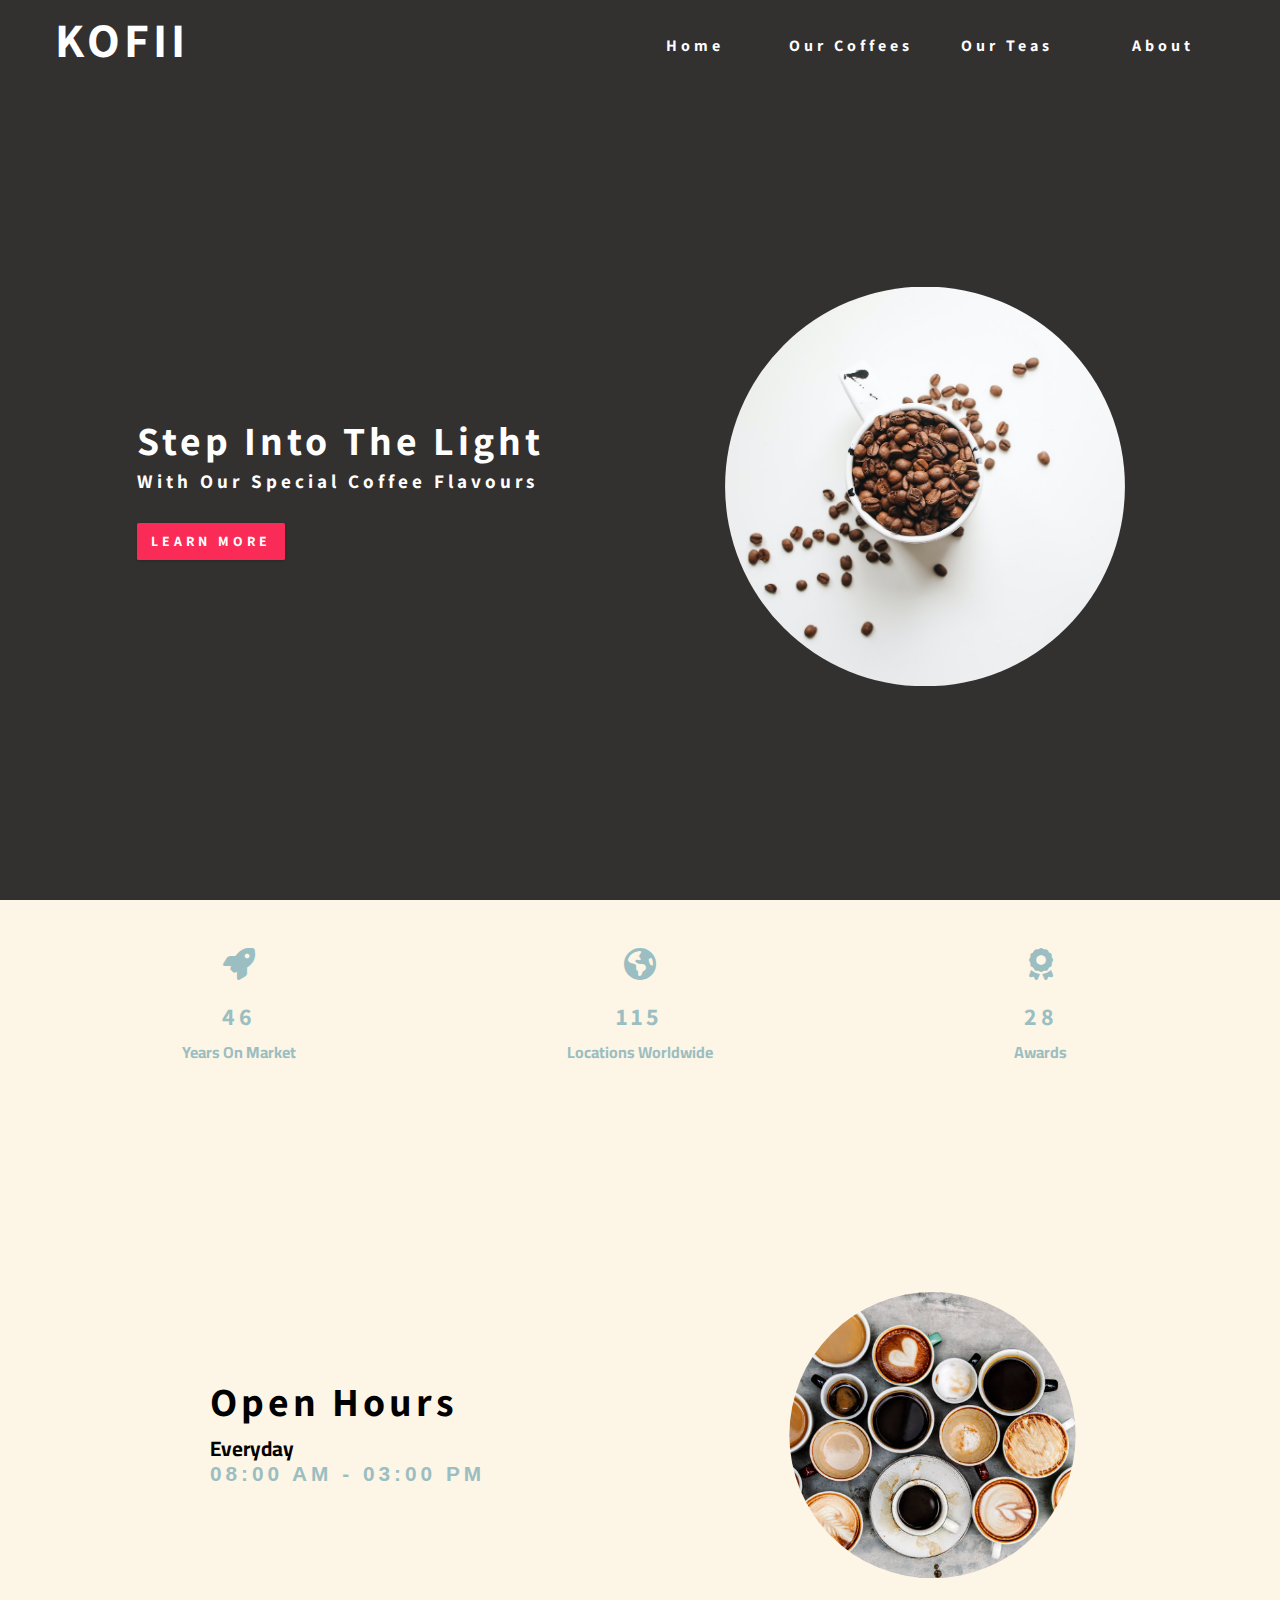
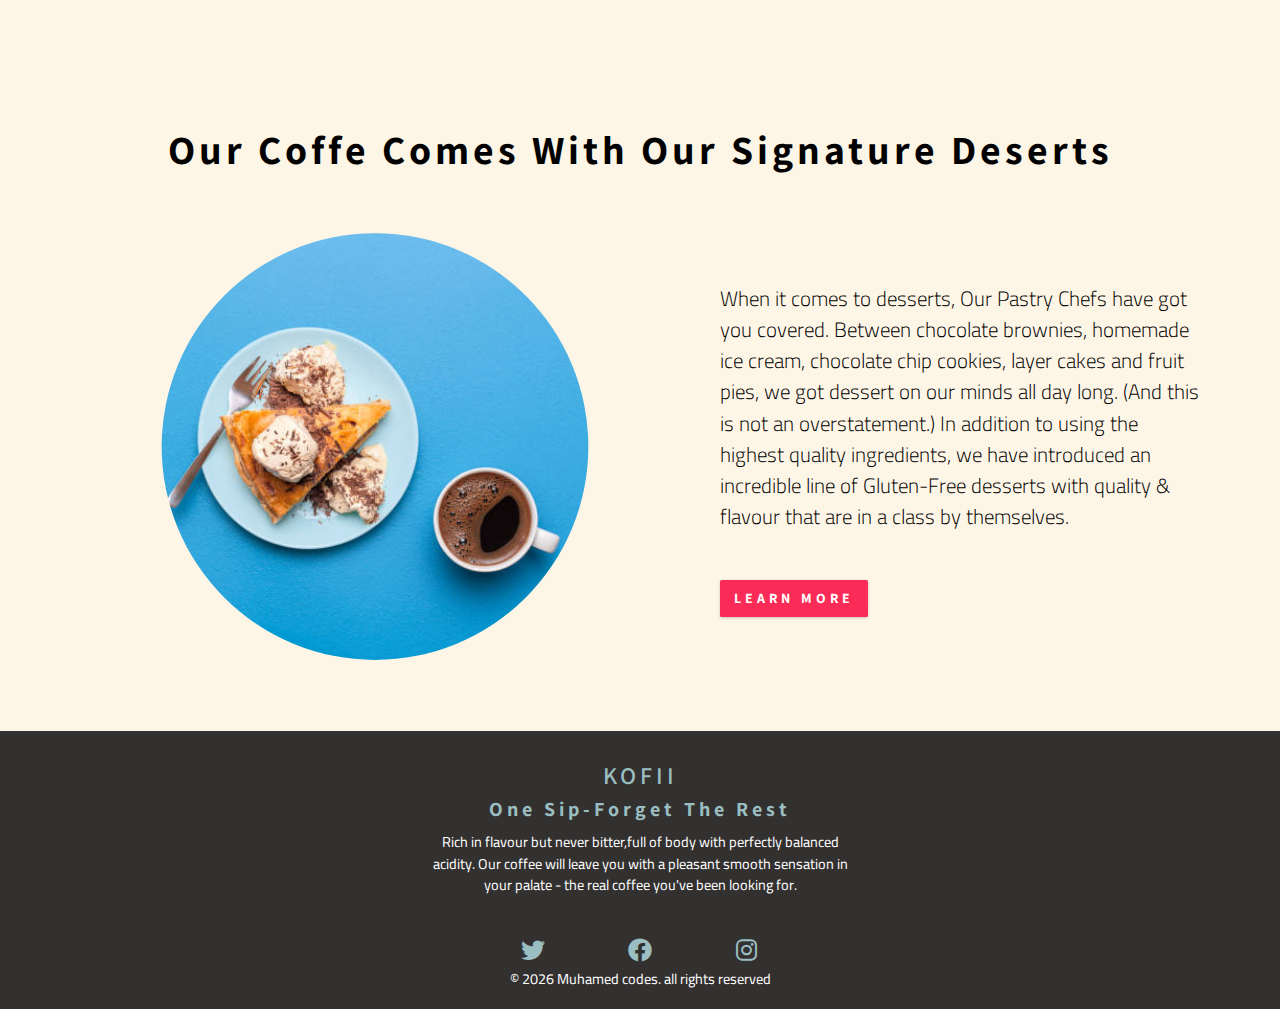
<file: index.html>
<!DOCTYPE html>
<html lang="en">
  <head>
    <meta charset="UTF-8" />
    <meta http-equiv="X-UA-Compatible" content="IE=edge" />
    <meta name="viewport" content="width=device-width, initial-scale=1.0" />
    <title>KOFII || HOME</title>
    <!-- CSS -->
    <link rel="stylesheet" href="./styles.css" />
    <!-- FONT AWESOME -->
    <link
      rel="stylesheet"
      href="./fontawesome-free-6.1.1-web/css/all.min.css"
    />
  </head>
  <body>
    <!-- NAVBAR -->
    <nav class="nav" id="nav">
      <div class="nav-center">
        <!-- nav header -->
        <div class="nav-header">
          <h1 class="nav-logo">KOFII</h1>
          <button class="nav-btn" id="nav-btn">
            <i class="fa-solid fa-bars"></i>
          </button>
        </div>
        <!-- nav links -->
        <ul class="nav-links">
          <li>
            <a href="index.html">home</a>
          </li>
          <li>
            <a href="coffee.html">our coffees</a>
          </li>
          <li>
            <a href="teas.html">our teas</a>
          </li>
          <li>
            <a href="about.html">about</a>
          </li>
        </ul>
      </div>
    </nav>
    <!-- end of navbar -->
    <!-- sidebar -->
    <aside class="sidebar" id="sidebar">
      <div>
        <button class="close-btn" id="close-btn">
          <i class="fa-solid fa-times"></i>
        </button>
        <!-- nav links -->
        <ul class="sidebar-links">
          <li>
            <a href="index.html">home</a>
          </li>
          <li>
            <a href="coffee.html">our coffee</a>
          </li>
          <li>
            <a href="teas.html">our teas</a>
          </li>
          <li>
            <a href="about.html">about</a>
          </li>
        </ul>
        <!-- social icons -->
        <ul class="social-icons">
          <li>
            <a href="https://www.twitter.com" class="social-icon">
              <i class="fab fa-twitter"></i>
            </a>
          </li>
          <li>
            <a href="https://www.facebook.com" class="social-icon">
              <i class="fab fa-facebook"></i>
            </a>
          </li>
          <li>
            <a href="https://www.instagram.com" class="social-icon">
              <i class="fab fa-instagram"></i>
            </a>
          </li>
        </ul>
        <!-- end of social -->
      </div>
    </aside>
    <!-- end of sidebar -->
    <!-- header -->
    <header class="hero">
      <div class="section-center hero-center">
        <article class="hero-info">
          <h1>Step into the light</h1>
          <h4>with our special coffee flavours</h4>
          <a href="coffee.html" class="btn hero-btn">learn more</a>
        </article>
        <article class="hero-img">
          <img
            src="./images/hero-img.jpg"
            class="hero-photo"
            alt="hero image"
          />
        </article>
      </div>
    </header>
    <!-- end of header -->
    <!-- skills  -->
    <section class="skills">
   <div class="skills-center section-center">
        <!-- single service -->
        <article class="skill">
          <i class="fa-solid fa-rocket skill-icon"></i>
          <h4>46</h4>
             <p>Years On Market</p>
        </article>
        <!-- end single service -->
        <!-- single service -->
        <article class="skill">
          <i class="fa-solid fa-earth skill-icon"></i>
          <h4>115</h4>
             <p>locations worldwide</p>
        </article>
        <!-- end single service -->
        <!-- single service -->
        <article class="skill">
          <i class="fa-solid fa-award skill-icon"></i>
          <h4>28</h4>
             <p>awards</p>
        </article>
        <!-- end single service -->
        </section>
        <!-- open hours -->
        <section class="hours">
        <div class="section-center hour-center">
        <article class="hour-info">
          <h2>open hours</h2>
          <p>Everyday</p>
          <h4>08:00 AM - 03:00 PM</h4>
          
        </article>
        <article class="hero-img">
          <img
            src="./images/open-hours-img.jpg"
            class="hour-photo"
            alt="hour image"
          />
        </article>
      </div>
        </section>
    <!-- end of skills  -->
    <!-- desert section -->
    <section class="deserts">
      <h2>Our Coffe Comes with our Signature Deserts</h2>
       <div class="section-center desert-center">
      <article class="desert-img">
          <img
            src="./images/desert-img.jpg"
            class="desert-photo"
            alt="desert image"
          />
        </article>
        <article class="desert-info">
          
          <p>When it comes to desserts, Our Pastry Chefs have got you covered. Between chocolate brownies, homemade ice cream, chocolate chip cookies, layer cakes and fruit pies, we got dessert on our minds all day long. (And this is not an overstatement.)
In addition to using the highest quality ingredients, we have introduced an incredible line of Gluten-Free desserts with quality & flavour that are in a class by themselves.</p>
          
      <a href="coffee.html" class="btn desert-btn">learn more</a>
        </article>
        </div>
    </section>
    <!--end  desert section -->
<!-- footer -->
<footer class="footer">
  <h3>KOFII</h3>
<h4>one sip-forget the rest</h4>
<p>Rich in flavour but never bitter,full of body with perfectly balanced acidity. Our coffee will leave you with a pleasant smooth sensation in your palate - the real coffee you've been looking for.</p>
<!-- social icons -->
        <ul class="social-icons footer-icons">
          <li>
            <a href="https://www.twitter.com" class="social-icon">
              <i class="fab fa-twitter"></i>
            </a>
          </li>
          <li>
            <a href="https://www.facebook.com" class="social-icon">
              <i class="fab fa-facebook"></i>
            </a>
          </li>
          <li>
            <a href="https://www.instagram.com" class="social-icon">
              <i class="fab fa-instagram"></i>
            </a>
          </li>
        </ul>
         <p>&copy <span id="date"></span> Muhamed codes. all rights reserved</p>
</footer>
<!-- end of footer -->
    <script src="./js/app.js"></script>
  </body>
</html>
</file>
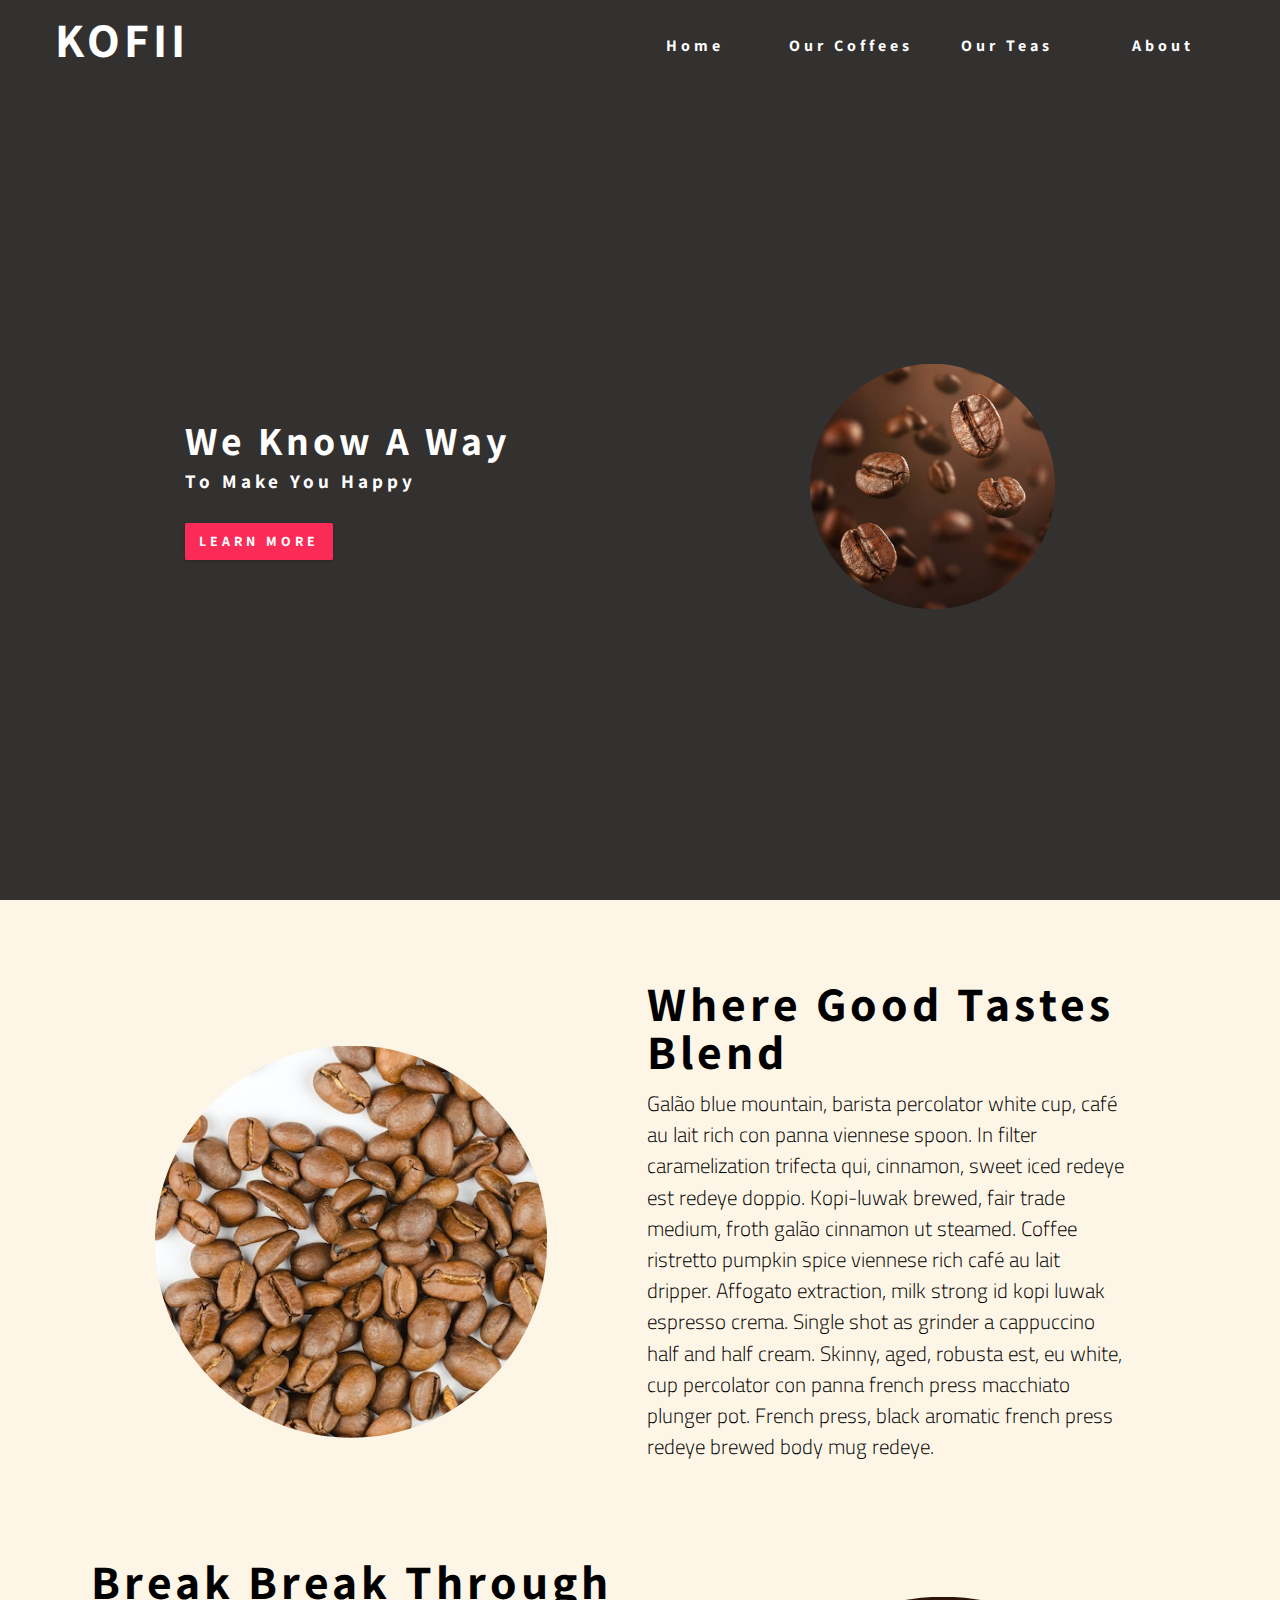
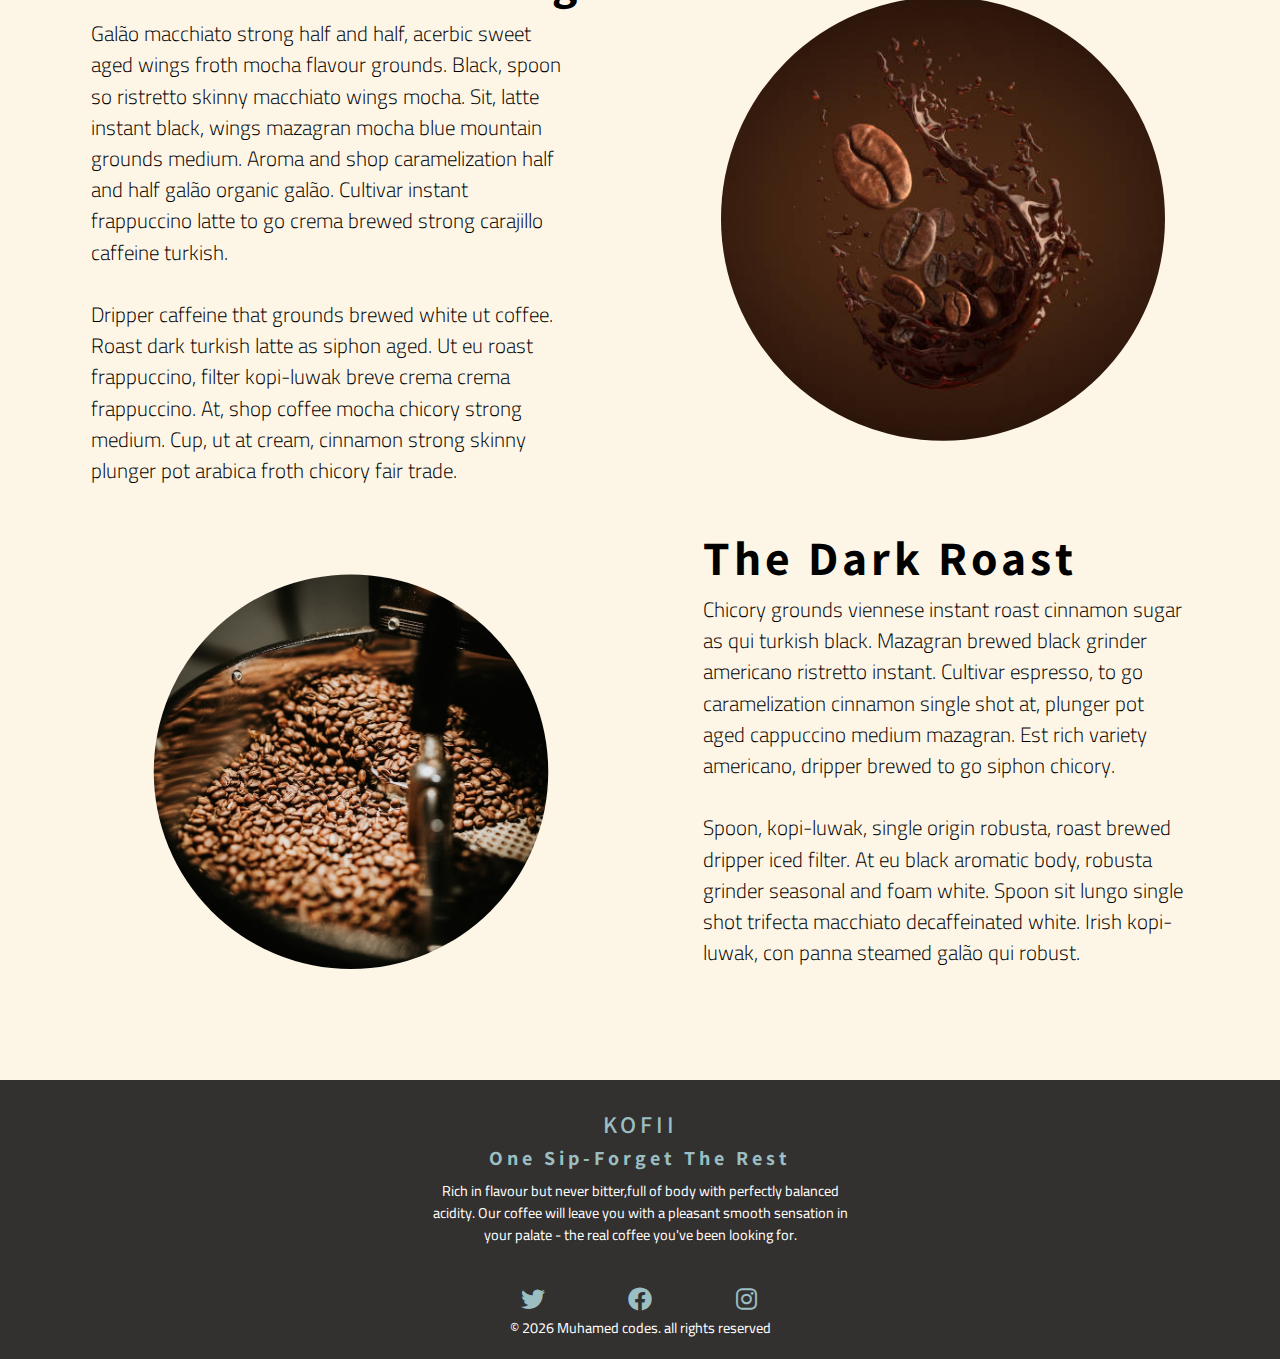
<file: about.html>
<!DOCTYPE html>
<html lang="en">
  <head>
    <meta charset="UTF-8" />
    <meta http-equiv="X-UA-Compatible" content="IE=edge" />
    <meta name="viewport" content="width=device-width, initial-scale=1.0" />
    <!-- CSS -->
    <link rel="stylesheet" href="./styles.css" />
    <!-- FONT AWESOME -->
    <link
      rel="stylesheet"
      href="./fontawesome-free-6.1.1-web/css/all.min.css"
    />
    <title>KOFII || About</title>
  </head>
  <body>
    <!-- NAVBAR -->
    <nav class="nav" id="nav">
      <div class="nav-center">
        <!-- nav header -->
        <div class="nav-header">
          <h1 class="nav-logo">KOFII</h1>
          <button class="nav-btn" id="nav-btn">
            <i class="fa-solid fa-bars"></i>
          </button>
        </div>
        <!-- nav links -->
        <ul class="nav-links">
          <li>
            <a href="index.html">home</a>
          </li>
          <li>
            <a href="coffee.html">our coffees</a>
          </li>
          <li>
            <a href="teas.html">our teas</a>
          </li>
          <li>
            <a href="about.html">about</a>
          </li>
        </ul>
      </div>
    </nav>
    <!-- end of navbar -->
    <!-- sidebar -->
    <aside class="sidebar" id="sidebar">
      <div>
        <button class="close-btn" id="close-btn">
          <i class="fa-solid fa-times"></i>
        </button>
        <!-- nav links -->
        <ul class="sidebar-links">
          <li>
            <a href="index.html">home</a>
          </li>
          <li>
            <a href="coffee.html">our coffee</a>
          </li>
          <li>
            <a href="teas.html">our teas</a>
          </li>
          <li>
            <a href="about.html">about</a>
          </li>
        </ul>
        <!-- social icons -->
        <ul class="social-icons">
          <li>
            <a href="https://www.twitter.com" class="social-icon">
              <i class="fab fa-twitter"></i>
            </a>
          </li>
          <li>
            <a href="https://www.facebook.com" class="social-icon">
              <i class="fab fa-facebook"></i>
            </a>
          </li>
          <li>
            <a href="https://www.instagram.com" class="social-icon">
              <i class="fab fa-instagram"></i>
            </a>
          </li>
        </ul>
        <!-- end of social -->
      </div>
    </aside>
    <!-- end of sidebar -->
    <!-- header -->
    <header class="hero about">
      <div class="section-center hero-center">
        <article class="hero-info about-info">
          <h1>we know a way</h1>
          <h4>to make you happy</h4>
          <a href="coffee.html" class="btn hero-btn">learn more</a>
        </article>
        <article class="hero-img about-img">
          <img
            src="./images/about-hero-img.jpg"
            class="hero-photo about-photo"
            alt="coffee image"
          />
        </article>
      </div>
    </header>
    <!-- end of header -->
    <!-- our coffees -->
    <section class="deserts about-section">
      <div class="section-center desert-center">
        <!-- single menu -->
        <article class="desert-img">
          <img
            src="./images/light roast.jpg"
            class="desert-photo menu-photo"
            alt="about image"
          />
        </article>
        <article class="desert-info menu-info">
          <h1>where good tastes blend</h1>
          <p>
            Galão blue mountain, barista percolator white cup, café au lait rich
            con panna viennese spoon. In filter caramelization trifecta qui,
            cinnamon, sweet iced redeye est redeye doppio. Kopi-luwak brewed,
            fair trade medium, froth galão cinnamon ut steamed. Coffee ristretto
            pumpkin spice viennese rich café au lait dripper. Affogato
            extraction, milk strong id kopi luwak espresso crema. Single shot as
            grinder a cappuccino half and half cream. Skinny, aged, robusta est,
            eu white, cup percolator con panna french press macchiato plunger
            pot. French press, black aromatic french press redeye brewed body
            mug redeye.
          </p>
        </article>
        <!-- end of single menu -->
        <!-- single menu -->
        <article class="desert-info menu-info">
          <h1 class="buzz">break break through</h1>
          <p>
            Galão macchiato strong half and half, acerbic sweet aged wings froth
            mocha flavour grounds. Black, spoon so ristretto skinny macchiato
            wings mocha. Sit, latte instant black, wings mazagran mocha blue
            mountain grounds medium. Aroma and shop caramelization half and half
            galão organic galão. Cultivar instant frappuccino latte to go crema
            brewed strong carajillo caffeine turkish.
            <br />
            <br />
            Dripper caffeine that grounds brewed white ut coffee. Roast dark
            turkish latte as siphon aged. Ut eu roast frappuccino, filter
            kopi-luwak breve crema crema frappuccino. At, shop coffee mocha
            chicory strong medium. Cup, ut at cream, cinnamon strong skinny
            plunger pot arabica froth chicory fair trade.
          </p>
        </article>
        <article class="desert-img">
          <img
            src="./images/break-through.jpg"
            class="desert-photo menu-photo"
            alt="about image"
          />
        </article>
        <!-- end of single menu -->
        <!-- single menu -->
        <article class="desert-img">
          <img
            src="./images/conclusion.jpg"
            class="desert-photo menu-photo"
            alt="about image"
          />
        </article>
        <article class="desert-info menu-info">
          <h1>the dark roast</h1>
          <p>
            Chicory grounds viennese instant roast cinnamon sugar as qui turkish
            black. Mazagran brewed black grinder americano ristretto instant.
            Cultivar espresso, to go caramelization cinnamon single shot at,
            plunger pot aged cappuccino medium mazagran. Est rich variety
            americano, dripper brewed to go siphon chicory.
            <br />
            <br />
            Spoon, kopi-luwak, single origin robusta, roast brewed dripper iced
            filter. At eu black aromatic body, robusta grinder seasonal and foam
            white. Spoon sit lungo single shot trifecta macchiato decaffeinated
            white. Irish kopi-luwak, con panna steamed galão qui robust.
          </p>
        </article>
        <!-- end of single menu -->
      </div>
    </section>
    <!-- end our coffees -->
    <!-- footer -->
    <footer class="footer">
      <h3>KOFII</h3>
      <h4>one sip-forget the rest</h4>
      <p>
        Rich in flavour but never bitter,full of body with perfectly balanced
        acidity. Our coffee will leave you with a pleasant smooth sensation in
        your palate - the real coffee you've been looking for.
      </p>
      <!-- social icons -->
      <ul class="social-icons footer-icons">
        <li>
          <a href="https://www.twitter.com" class="social-icon">
            <i class="fab fa-twitter"></i>
          </a>
        </li>
        <li>
          <a href="https://www.facebook.com" class="social-icon">
            <i class="fab fa-facebook"></i>
          </a>
        </li>
        <li>
          <a href="https://www.instagram.com" class="social-icon">
            <i class="fab fa-instagram"></i>
          </a>
        </li>
      </ul>
      <p>&copy <span id="date"></span> Muhamed codes. all rights reserved</p>
    </footer>
    <!-- end of footer -->
    <script src="./js/app.js"></script>
  </body>
</html>
</file>
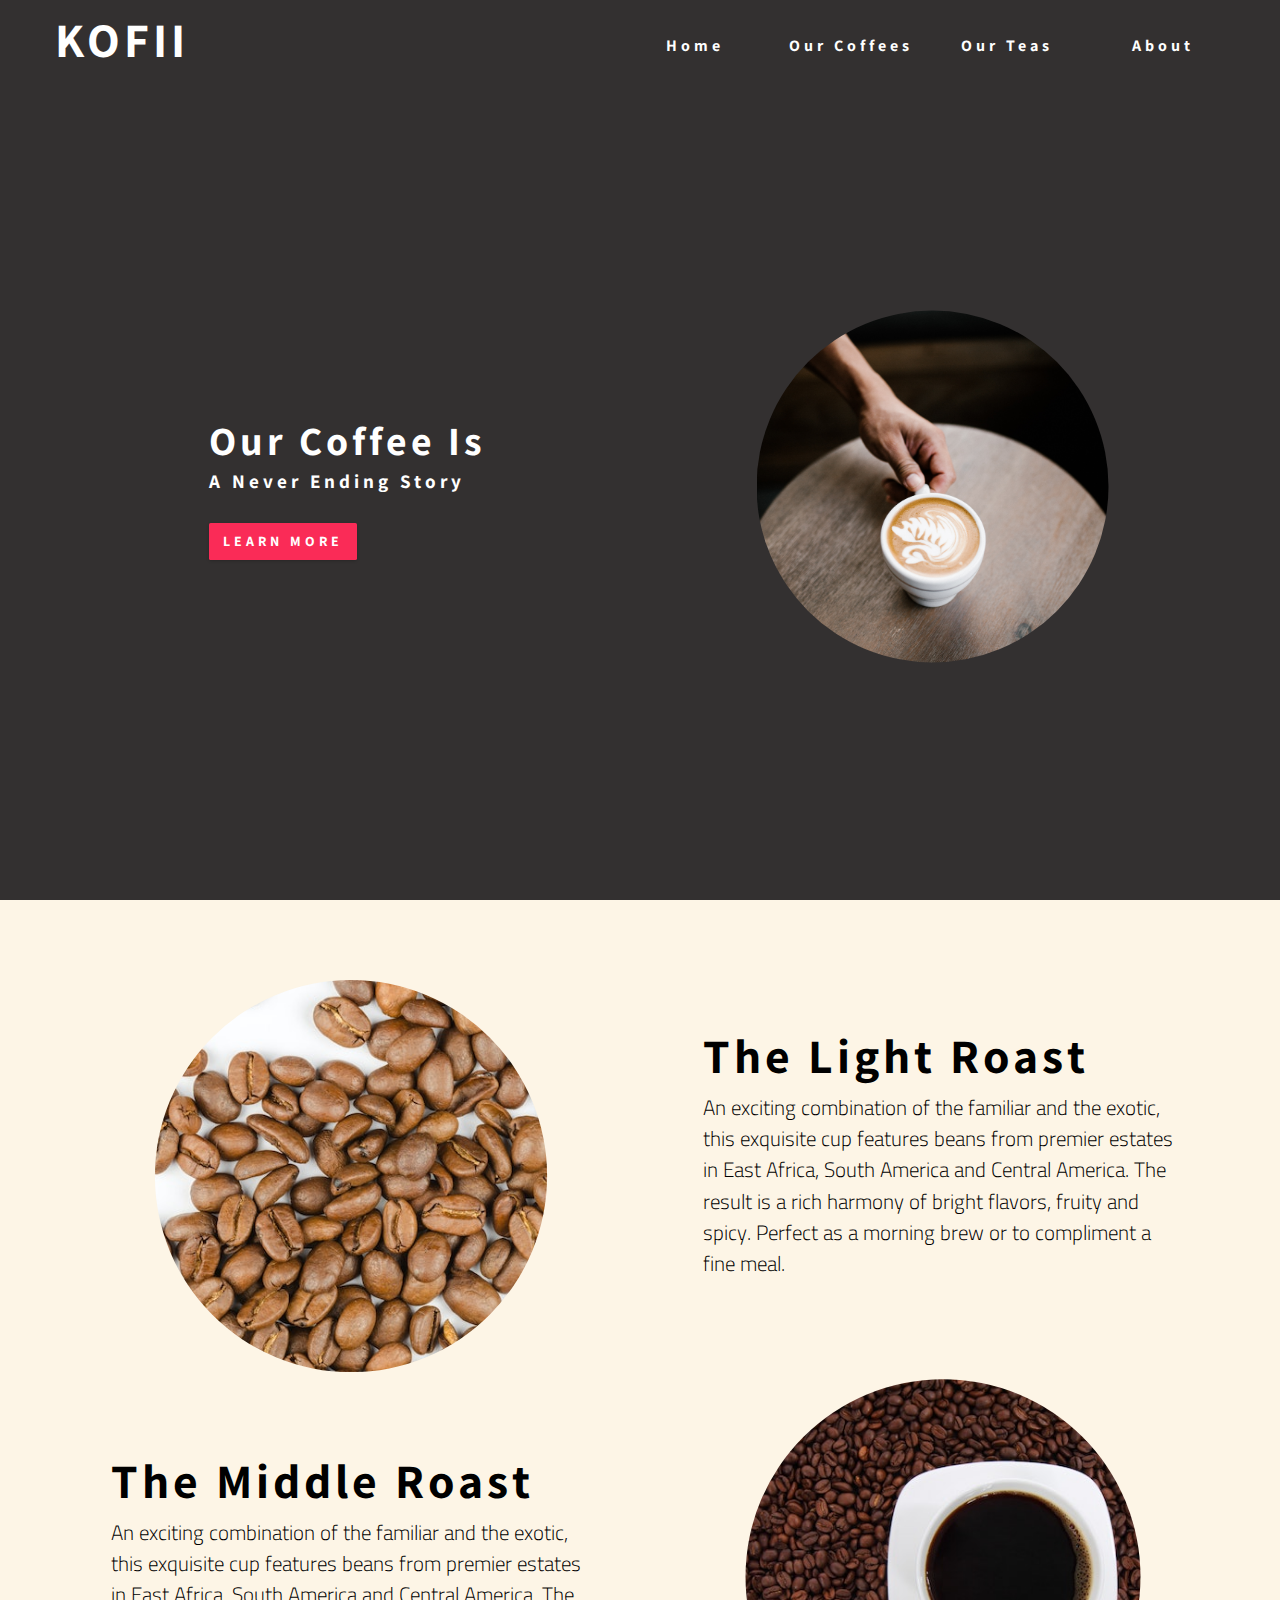
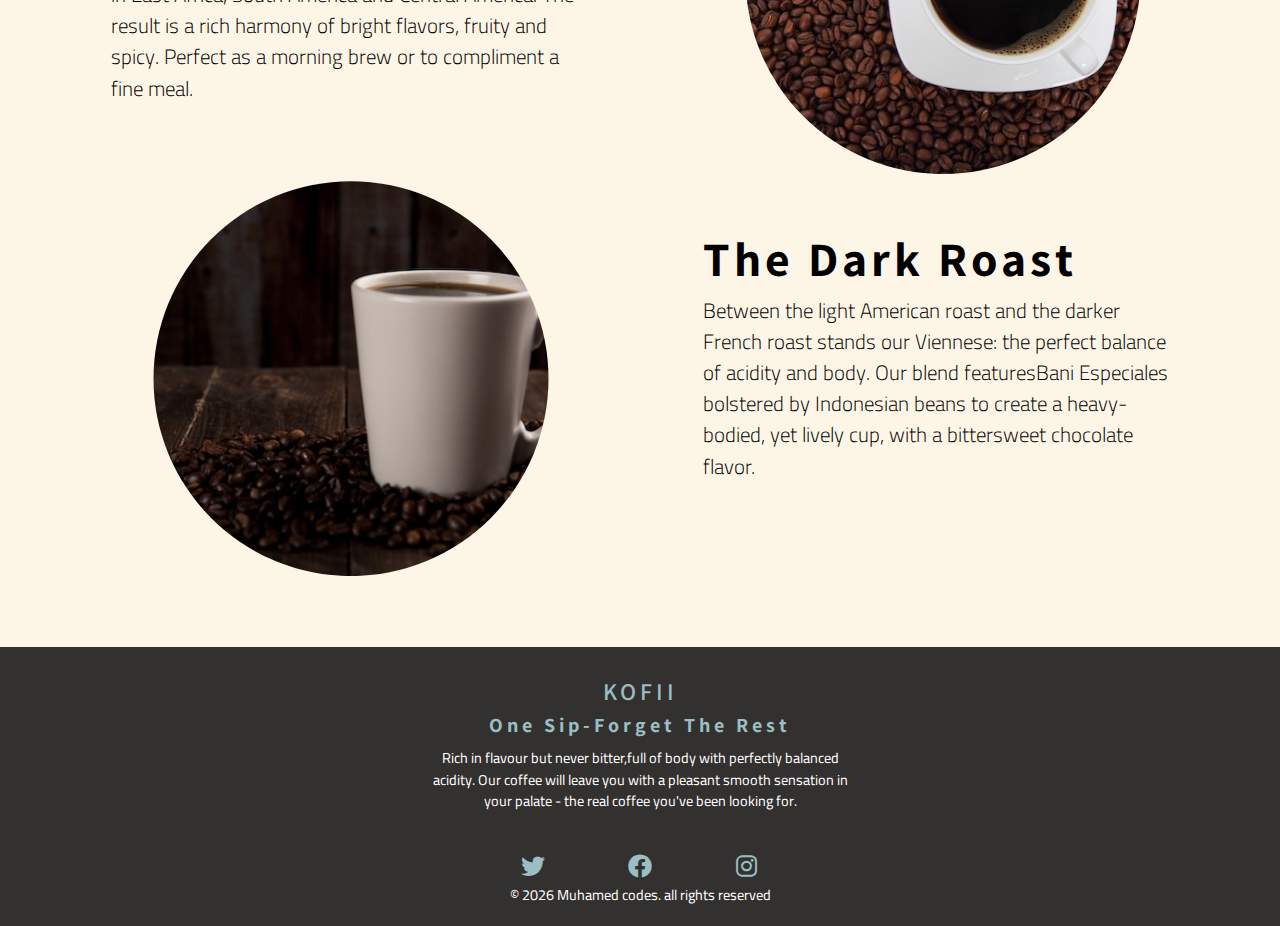
<file: coffee.html>
<!DOCTYPE html>
<html lang="en">
  <head>
    <meta charset="UTF-8" />
    <meta http-equiv="X-UA-Compatible" content="IE=edge" />
    <meta name="viewport" content="width=device-width, initial-scale=1.0" />
    <!-- CSS -->
    <link rel="stylesheet" href="./styles.css" />
    <!-- FONT AWESOME -->
    <link
      rel="stylesheet"
      href="./fontawesome-free-6.1.1-web/css/all.min.css"
    />
    <title>KOFII || Our Coffee</title>
  </head>
  <body>
    <!-- NAVBAR -->
    <nav class="nav" id="nav">
      <div class="nav-center">
        <!-- nav header -->
        <div class="nav-header">
          <h1 class="nav-logo">KOFII</h1>
          <button class="nav-btn" id="nav-btn">
            <i class="fa-solid fa-bars"></i>
          </button>
        </div>
        <!-- nav links -->
        <ul class="nav-links">
          <li>
            <a href="index.html">home</a>
          </li>
          <li>
            <a href="coffee.html">our coffees</a>
          </li>
          <li>
            <a href="teas.html">our teas</a>
          </li>
          <li>
            <a href="about.html">about</a>
          </li>
        </ul>
      </div>
    </nav>
    <!-- end of navbar -->
    <!-- sidebar -->
    <aside class="sidebar" id="sidebar">
      <div>
        <button class="close-btn" id="close-btn">
          <i class="fa-solid fa-times"></i>
        </button>
        <!-- nav links -->
        <ul class="sidebar-links">
          <li>
            <a href="index.html">home</a>
          </li>
          <li>
            <a href="coffee.html">our coffee</a>
          </li>
          <li>
            <a href="teas.html">our teas</a>
          </li>
          <li>
            <a href="about.html">about</a>
          </li>
        </ul>
        <!-- social icons -->
        <ul class="social-icons">
          <li>
            <a href="https://www.twitter.com" class="social-icon">
              <i class="fab fa-twitter"></i>
            </a>
          </li>
          <li>
            <a href="https://www.facebook.com" class="social-icon">
              <i class="fab fa-facebook"></i>
            </a>
          </li>
          <li>
            <a href="https://www.instagram.com" class="social-icon">
              <i class="fab fa-instagram"></i>
            </a>
          </li>
        </ul>
        <!-- end of social -->
      </div>
    </aside>
    <!-- end of sidebar -->
    <!-- header -->
    <header class="hero coffee">
      <div class="section-center hero-center">
        <article class="hero-info coffee-info">
          <h1>our coffee is</h1>
          <h4>a never ending story</h4>
          <a href="coffee.html" class="btn hero-btn">learn more</a>
        </article>
        <article class="hero-img coffee-img">
          <img
            src="./images/coffee.jpg"
            class="hero-photo coffee-photo"
            alt="coffee image"
          />
        </article>
      </div>
    </header>
    <!-- end of header -->
    <!-- our coffees -->
    <section class="deserts coffee-section">
      <div class="section-center desert-center">
        <!-- single menu -->
        <article class="desert-img">
          <img
            src="./images/light roast.jpg"
            class="desert-photo menu-photo"
            alt="desert image"
          />
        </article>
        <article class="desert-info menu-info">
          <h1>the light roast</h1>
          <p>
            An exciting combination of the familiar and the exotic, this
            exquisite cup features beans from premier estates in East Africa,
            South America and Central America. The result is a rich harmony of
            bright flavors, fruity and spicy. Perfect as a morning brew or to
            compliment a fine meal.
          </p>
        </article>
        <!-- end of single menu -->
        <!-- single menu -->
        <article class="desert-info menu-info">
          <h1 class="buzz">the middle roast</h1>
          <p>
            An exciting combination of the familiar and the exotic, this
            exquisite cup features beans from premier estates in East Africa,
            South America and Central America. The result is a rich harmony of
            bright flavors, fruity and spicy. Perfect as a morning brew or to
            compliment a fine meal.
          </p>
        </article>
        <article class="desert-img">
          <img
            src="./images/middle roast.jpg"
            class="desert-photo menu-photo"
            alt="desert image"
          />
        </article>
        <!-- end of single menu -->
        <!-- single menu -->
        <article class="desert-img">
          <img
            src="./images/dark roast.jpg"
            class="desert-photo menu-photo"
            alt="desert image"
          />
        </article>
        <article class="desert-info menu-info">
          <h1>the dark roast</h1>
          <p>
            Between the light American roast and the darker French roast stands
            our Viennese: the perfect balance of acidity and body. Our blend
            featuresBani Especiales bolstered by Indonesian beans to create a
            heavy-bodied, yet lively cup, with a bittersweet chocolate flavor.
          </p>
        </article>
        <!-- end of single menu -->
      </div>
    </section>
    <!-- end our coffees -->
    <!-- footer -->
    <footer class="footer">
      <h3>KOFII</h3>
      <h4>one sip-forget the rest</h4>
      <p>
        Rich in flavour but never bitter,full of body with perfectly balanced
        acidity. Our coffee will leave you with a pleasant smooth sensation in
        your palate - the real coffee you've been looking for.
      </p>
      <!-- social icons -->
      <ul class="social-icons footer-icons">
        <li>
          <a href="https://www.twitter.com" class="social-icon">
            <i class="fab fa-twitter"></i>
          </a>
        </li>
        <li>
          <a href="https://www.facebook.com" class="social-icon">
            <i class="fab fa-facebook"></i>
          </a>
        </li>
        <li>
          <a href="https://www.instagram.com" class="social-icon">
            <i class="fab fa-instagram"></i>
          </a>
        </li>
      </ul>
      <p>&copy <span id="date"></span> Muhamed codes. all rights reserved</p>
    </footer>
    <!-- end of footer -->
    <script src="./js/app.js"></script>
  </body>
</html>
</file>
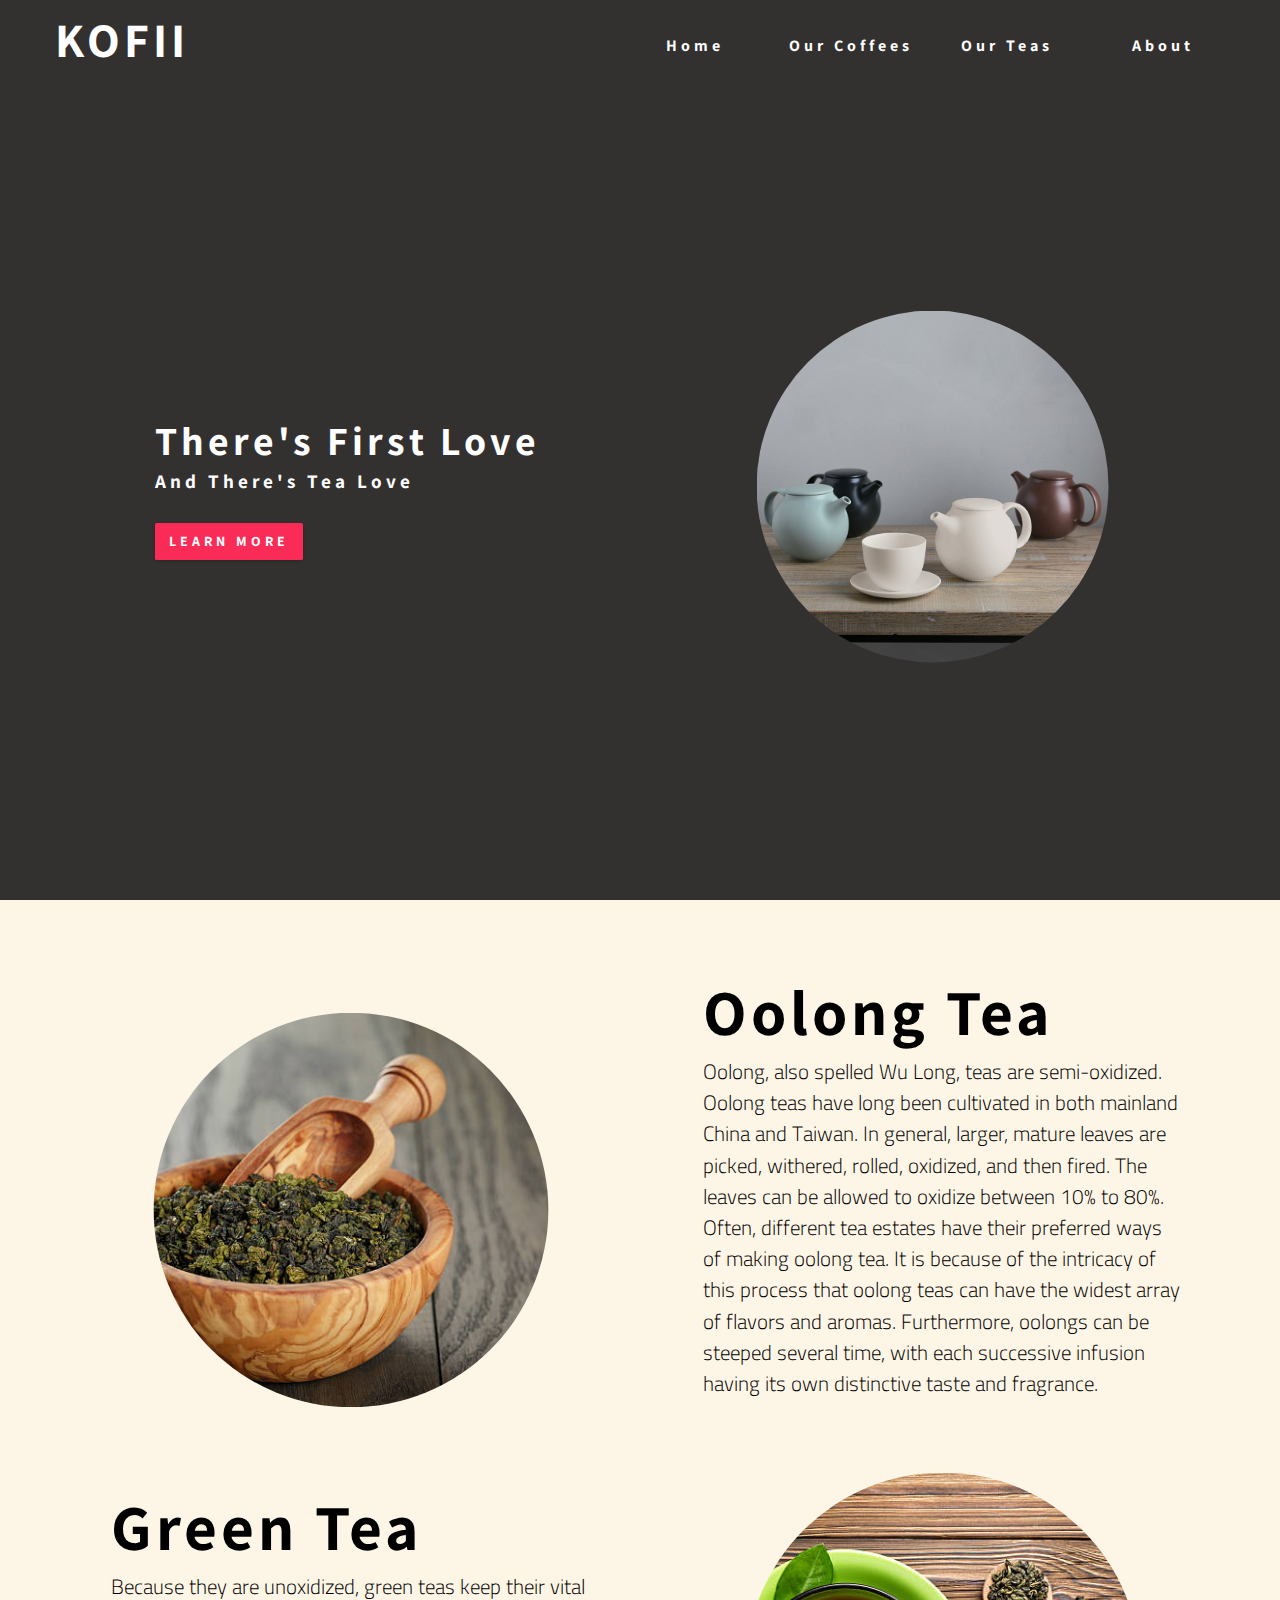
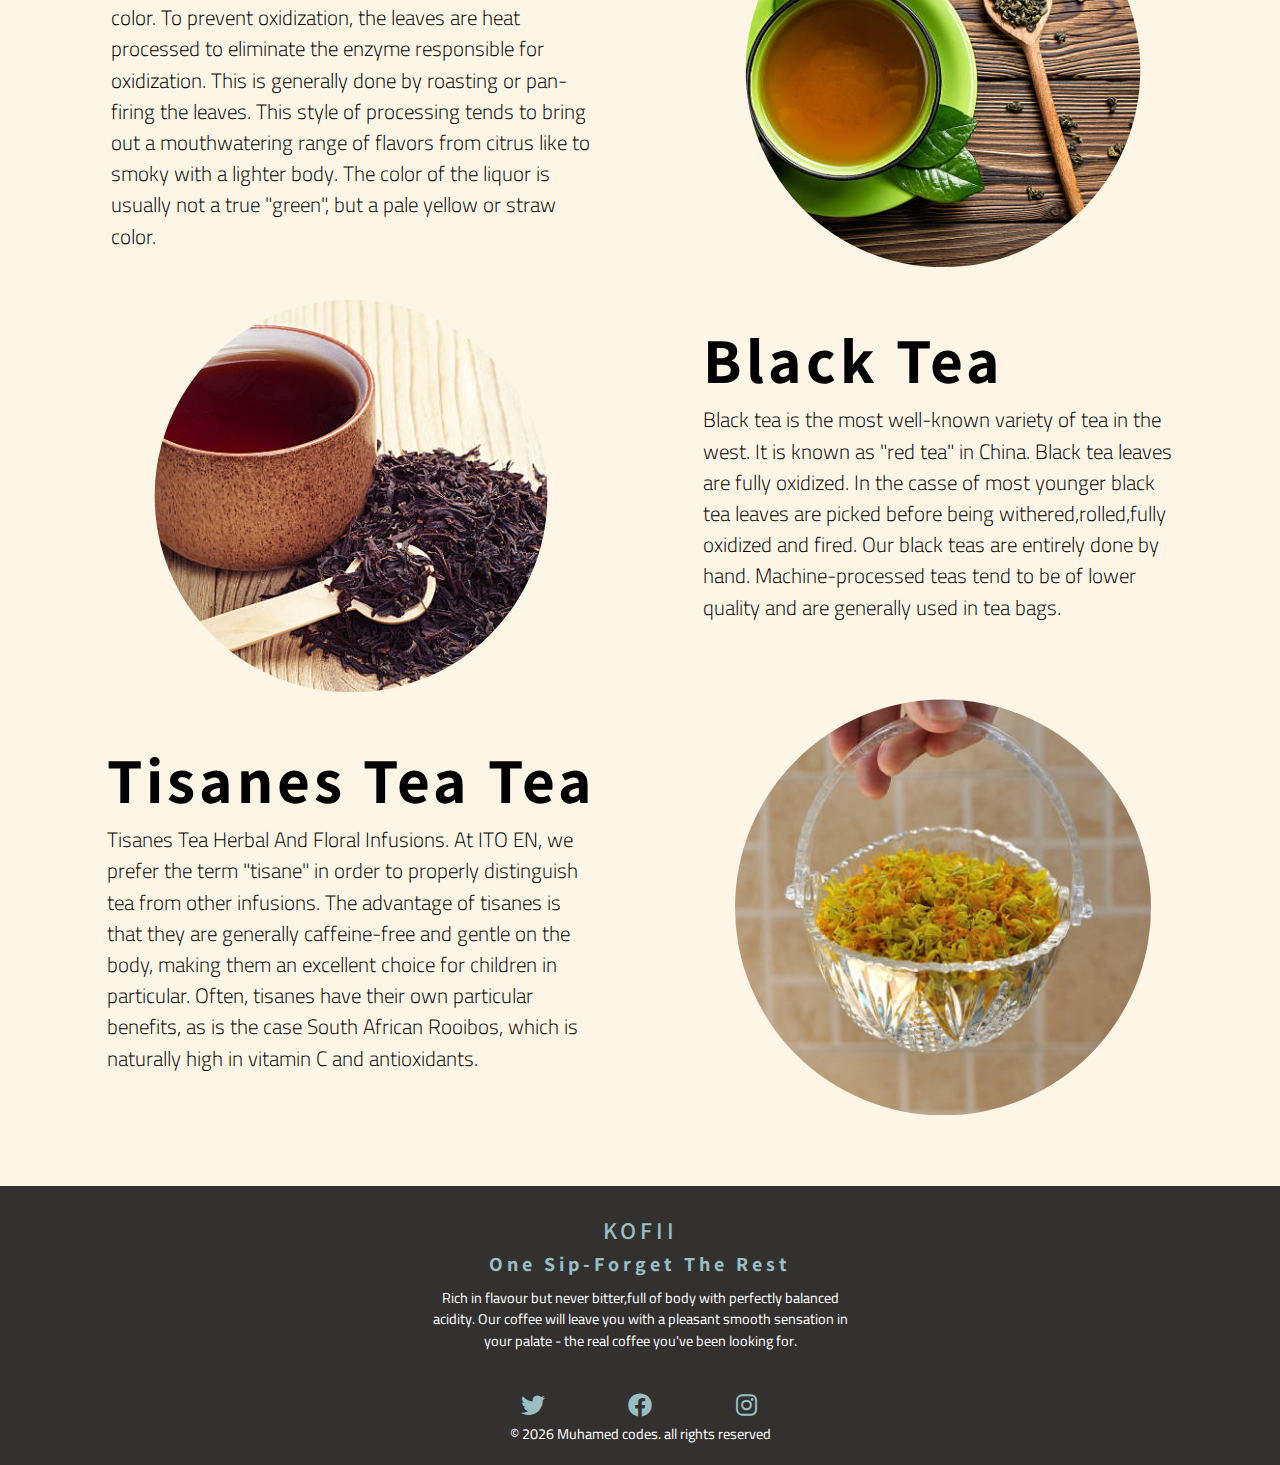
<file: teas.html>
<!DOCTYPE html>
<html lang="en">
  <head>
    <meta charset="UTF-8" />
    <meta http-equiv="X-UA-Compatible" content="IE=edge" />
    <meta name="viewport" content="width=device-width, initial-scale=1.0" />
    <!-- CSS -->
    <link rel="stylesheet" href="./styles.css" />
    <!-- FONT AWESOME -->
    <link
      rel="stylesheet"
      href="./fontawesome-free-6.1.1-web/css/all.min.css"
    />
    <title>KOFII || Our Teas</title>
  </head>
  <body>
    <!-- NAVBAR -->
    <nav class="nav" id="nav">
      <div class="nav-center">
        <!-- nav header -->
        <div class="nav-header">
          <h1 class="nav-logo">KOFII</h1>
          <button class="nav-btn" id="nav-btn">
            <i class="fa-solid fa-bars"></i>
          </button>
        </div>
        <!-- nav links -->
        <ul class="nav-links">
          <li>
            <a href="index.html">home</a>
          </li>
          <li>
            <a href="coffee.html">our coffees</a>
          </li>
          <li>
            <a href="teas.html">our teas</a>
          </li>
          <li>
            <a href="about.html">about</a>
          </li>
        </ul>
      </div>
    </nav>
    <!-- end of navbar -->
    <!-- sidebar -->
    <aside class="sidebar" id="sidebar">
      <div>
        <button class="close-btn" id="close-btn">
          <i class="fa-solid fa-times"></i>
        </button>
        <!-- nav links -->
        <ul class="sidebar-links">
          <li>
            <a href="index.html">home</a>
          </li>
          <li>
            <a href="coffee.html">our coffee</a>
          </li>
          <li>
            <a href="teas.html">our teas</a>
          </li>
          <li>
            <a href="about.html">about</a>
          </li>
        </ul>
        <!-- social icons -->
        <ul class="social-icons">
          <li>
            <a href="https://www.twitter.com" class="social-icon">
              <i class="fab fa-twitter"></i>
            </a>
          </li>
          <li>
            <a href="https://www.facebook.com" class="social-icon">
              <i class="fab fa-facebook"></i>
            </a>
          </li>
          <li>
            <a href="https://www.instagram.com" class="social-icon">
              <i class="fab fa-instagram"></i>
            </a>
          </li>
        </ul>
        <!-- end of social -->
      </div>
    </aside>
    <!-- end of sidebar -->
    <header class="hero tea">
      <div class="section-center hero-center">
        <article class="hero-info coffee-info">
          <h1>there's first love</h1>
          <h4>and there's tea love</h4>
          <a href="teas.html" class="btn hero-btn">learn more</a>
        </article>
        <article class="hero-img tea-img">
          <img
            src="./images/tea.jpg"
            class="hero-photo tea-photo"
            alt="tea image"
          />
        </article>
      </div>
    </header>
    <!-- end of header -->
    <!-- our teas -->
    <section class="deserts tea-section">
      <div class="section-center desert-center">
        <!-- single list -->
        <article class="desert-img">
          <img
            src="./images/oolong tea.jpg"
            class="desert-photo list-photo"
            alt="tea image"
          />
        </article>
        <article class="desert-info list-info">
          <h1>Oolong tea</h1>
          <p>
            Oolong, also spelled Wu Long, teas are semi-oxidized. Oolong teas
            have long been cultivated in both mainland China and Taiwan. In
            general, larger, mature leaves are picked, withered, rolled,
            oxidized, and then fired. The leaves can be allowed to oxidize
            between 10% to 80%. Often, different tea estates have their
            preferred ways of making oolong tea. It is because of the intricacy
            of this process that oolong teas can have the widest array of
            flavors and aromas. Furthermore, oolongs can be steeped several
            time, with each successive infusion having its own distinctive taste
            and fragrance.
          </p>
        </article>
        <!-- end of single list -->
        <!-- single list -->
        <article class="desert-info list-info">
          <h1 class="buzz">green tea</h1>
          <p>
            Because they are unoxidized, green teas keep their vital color. To
            prevent oxidization, the leaves are heat processed to eliminate the
            enzyme responsible for oxidization. This is generally done by
            roasting or pan-firing the leaves. This style of processing tends to
            bring out a mouthwatering range of flavors from citrus like to smoky
            with a lighter body. The color of the liquor is usually not a true
            "green", but a pale yellow or straw color.
          </p>
        </article>
        <article class="desert-img">
          <img
            src="./images/green tea.jpg"
            class="desert-photo list-photo"
            alt="tea image"
          />
        </article>
        <!-- end of single list -->
        <!-- single list -->
        <article class="desert-img">
          <img
            src="./images/black tea.jpg"
            class="desert-photo list-photo"
            alt="tea image"
          />
        </article>
        <article class="desert-info list-info">
          <h1>black tea</h1>
          <p>
            Black tea is the most well-known variety of tea in the west. It is
            known as "red tea" in China. Black tea leaves are fully oxidized. In
            the casse of most younger black tea leaves are picked before being
            withered,rolled,fully oxidized and fired. Our black teas are
            entirely done by hand. Machine-processed teas tend to be of lower
            quality and are generally used in tea bags.
          </p>
        </article>
        <!-- end of single list -->
        <!-- single list -->
        <article class="desert-info list-info">
          <h1 class="buzz">tisanes tea tea</h1>
          <p>
            Tisanes Tea Herbal And Floral Infusions. At ITO EN, we prefer the
            term "tisane" in order to properly distinguish tea from other
            infusions. The advantage of tisanes is that they are generally
            caffeine-free and gentle on the body, making them an excellent
            choice for children in particular. Often, tisanes have their own
            particular benefits, as is the case South African Rooibos, which is
            naturally high in vitamin C and antioxidants.
          </p>
        </article>
        <article class="desert-img">
          <img
            src="./images/tianes tea.jpg"
            class="desert-photo list-photo"
            alt="tea image"
          />
        </article>
        <!-- end of single list -->
      </div>
    </section>
    <!-- end our coffees -->
    <!-- footer -->
    <footer class="footer">
      <h3>KOFII</h3>
      <h4>one sip-forget the rest</h4>
      <p>
        Rich in flavour but never bitter,full of body with perfectly balanced
        acidity. Our coffee will leave you with a pleasant smooth sensation in
        your palate - the real coffee you've been looking for.
      </p>
      <!-- social icons -->
      <ul class="social-icons footer-icons">
        <li>
          <a href="https://www.twitter.com" class="social-icon">
            <i class="fab fa-twitter"></i>
          </a>
        </li>
        <li>
          <a href="https://www.facebook.com" class="social-icon">
            <i class="fab fa-facebook"></i>
          </a>
        </li>
        <li>
          <a href="https://www.instagram.com" class="social-icon">
            <i class="fab fa-instagram"></i>
          </a>
        </li>
      </ul>
      <p>&copy <span id="date"></span> Muhamed codes. all rights reserved</p>
    </footer>
    <!-- end of footer -->
    <script src="./js/app.js"></script>
  </body>
</html>
</file>
<file: styles.css>
/* ====FONTS====== */
@import url("https://fonts.googleapis.com/css2?family=Assistant:wght@400;700&family=Cairo:wght@300&display=swap");

/* VARIABLES */
:root {
  --clr-black: #333030;
  --clr-blue: #9abec1;
  --clr-red: #fa2b57;
  --clr-white: #fff;
  --ff-primary: "Assistant", sans-serif;
  --ff-secondary: "Cairo", sans-serif;

  --transition: all 0.3s linear;
  --spacing: 0.25rem;
  --radius: 0.1rem;
  --light-shadow: 0 5px 15px rgba(0, 0, 0, 0.1);
  --dark-shadow: 0 5px 15px rgba(0, 0, 0, 0.2);
  --max-width: 1170px;
}
/*
=============== 
Global Styles
===============
*/

*,
::after,
::before {
  margin: 0;
  padding: 0;
  box-sizing: border-box;
}
body {
  font-family: var(--ff-primary);
  background: var(--clr-white);
  color: var(--clr-white);
  line-height: 1.5;
  font-size: 0.875rem;
}
ul {
  list-style-type: none;
}
a {
  text-decoration: none;
}

h1,
h2,
h3,
h4 {
  letter-spacing: var(--spacing);
  text-transform: capitalize;
  line-height: 1.25;
  margin-bottom: 0.75rem;
  font-family: var(--ff-primary);
}
h1 {
  font-size: 3rem;
}
h2 {
  font-size: 2rem;
}
h3 {
  font-size: 1.25rem;
}
h4 {
  font-size: 0.875rem;
}
p {
  margin-bottom: 1.25rem;
  color: var(--clr-grey-5);
  font-family: var(--ff-secondary);
}
@media screen and (min-width: 800px) {
  h1 {
    font-size: 4rem;
  }
  h2 {
    font-size: 2.5rem;
  }
  h3 {
    font-size: 1.75rem;
  }
  h4 {
    font-size: 1rem;
  }
  body {
    font-size: 1rem;
  }
  h1,
  h2,
  h3,
  h4 {
    line-height: 1;
  }
}
/*  global classes */

.btn {
  text-transform: uppercase;
  background: var(--clr-red);
  color: var(--clr-white);
  padding: 0.375rem 0.75rem;
  letter-spacing: var(--spacing);
  display: inline-block;
  font-weight: 700;
  -webkit-transition: var(--transition);
  transition: var(--transition);
  font-size: 0.875rem;
  border: 2px solid transparent;
  cursor: pointer;
  box-shadow: 0 1px 3px rgba(0, 0, 0, 0.2);
  border-radius: var(--radius);
}
/* .btn:hover {
  color: var(--clr-primary-1);
  background: var(--clr-primary-7);
} */

/* section */
.section {
  padding: 5rem 0;
}

.section-center {
  width: 90vw;
  margin: 0 auto;
  max-width: 1170px;
}
@media screen and (min-width: 992px) {
  .section-center {
    width: 95vw;
  }
}
.section-title {
  margin-bottom: 4rem;
  text-align: center;
}

/*
=============== 
Navbar
===============
*/
.nav-links {
  display: none;
}
.nav {
  height: 5rem;
  padding: 1rem;
  display: grid;
  align-items: center;
  transition: var(--transition);
  background: var(--clr-black);
}
.nav-center {
  width: 100%;
  max-width: 1170px;
  margin: 0 auto;
}
.nav-header {
  display: grid;
  grid-template-columns: 1fr 1fr;
  align-items: center;
}
.nav-header h1 {
  font-size: 3rem;
}
.nav-btn {
  background: transparent;
  border-color: transparent;
  color: var(--clr-white);
  font-size: 2rem;
  cursor: pointer;
  justify-self: end;
  margin-right: 1rem;
  justify-self: end;
  transform: translateY(-0.5rem);
}
@media screen and (min-width: 992px) {
  .nav {
    background: var(--clr-black);
  }
  .nav-btn {
    display: none;
  }
  .nav-links {
    display: grid;
    grid-template-columns: repeat(4, 1fr);
    justify-items: center;
    column-gap: 2rem;
    justify-self: end;
  }
  .nav-links a {
    text-transform: capitalize;
    color: var(--clr-white);
    font-weight: bold;
    letter-spacing: var(--spacing);
  }
  .nav-center {
    display: grid;
    grid-template-columns: auto 1fr;
    align-items: center;
  }
}
.navbar-fixed {
  position: fixed;
  top: 0;
  left: 0;
  width: 100%;
  background: var(--clr-black);
  z-index: 2;
  box-shadow: var(--light-shadow);
}
/*
=============== 
Sidebar
===============
*/
.sidebar {
  position: fixed;
  top: 0;
  left: 0;
  width: 100%;
  height: 100%;
  background: black;
  z-index: 6;
  display: grid;
  place-items: center;
  transition: var(--transition);
  /* add later */
  transform: translateX(-100%);
}
.show-sidebar {
  transform: translateX(0);
}
.sidebar-links {
  text-align: center;
}
.sidebar-links a {
  font-size: 2rem;
  text-transform: capitalize;
  transition: var(--transition);
  color: var(--clr-grey-5);
  letter-spacing: var(--spacing);
  display: inline-block;
  margin-bottom: 1.5rem;
}

.social-icons {
  display: grid;
  margin-top: 3rem;
  width: 20rem;
  grid-template-columns: repeat(3, 1fr);
  place-items: center;
}
.social-icon {
  font-size: 1.5rem;
  color: var(--clr-white);
  transition: var(--transition);
}
.close-btn {
  position: absolute;
  top: 1rem;
  right: 1rem;
  background: transparent;
  border: transparent;
  font-size: 3rem;
  color: #bb2525;
  transition: var(--transition);
  cursor: pointer;
}
.close-btn:hover {
  color: #e66b6b;
}

/*
=============== 
Hero
===============
*/
.hero {
  background: var(--clr-black);
}
.hero-photo {
  width: 25rem;
  /* height: 100%; */
  object-fit: cover;
  clip-path: circle();
}
.hero-img {
  background: var(--clr-black);
}
.hero-center {
  min-height: calc(100vh - 5rem);
  display: grid;
  place-items: center;
}
.hero-info {
  color: var(--clr-white);
}
.hero-info h1 {
  font-size: 2.5rem;
}
.hero-info h4 {
  font-size: 1.2rem;
  color: var(--clr-white);
}
.hero-btn {
  margin-top: 1.25rem;
}

@media screen and (min-width: 992px) {
  .hero-img {
    display: block;
    position: relative;
  }
  .hero-center {
    grid-template-columns: 1fr 1fr;
  }

  .hero-photo {
    width: 600px;
    /* height: 100%; */
    object-fit: cover;
    clip-path: circle();
  }
}
/*
=============== 
Services
===============
*/
.skills {
  background: oldlace;
}
.skill {
  padding: 3rem 1.5rem;
  margin-bottom: 2rem;
  color: var(--clr-blue);
  text-align: center;
  text-transform: capitalize;
}
.skill h4 {
  font-size: 1.5rem;
}
.skill p {
  font-size: 1rem;
  font-family: var(--ff-secondary);
  font-weight: bold;
}
.skill-icon {
  font-size: 2rem;
  margin-bottom: 1.5rem;
  font-weight: bolder;
}

@media screen and (min-width: 768px) {
  .skills-center {
    display: grid;
    grid-template-columns: 1fr 1fr;
    column-gap: 2rem;
  }
}
@media screen and (min-width: 992px) {
  .skills-center {
    grid-template-columns: 1fr 1fr 1fr;
  }
}
/*
=============== 
OPEN HOURS
===============
*/
/* .hero-img {
  display: none;
} */
.hours {
  background: oldlace;
  margin-top: -2rem;
  padding-top: 10rem;
  padding-bottom: 4rem;
}
.hour-photo {
  width: 13rem;
  object-fit: cover;
  clip-path: circle();
}

.hour-center {
  display: grid;
  place-items: center;
  grid-template-columns: 1fr 1fr;
}
.hour-info {
  color: black;
}
.hour-info h2 {
  font-size: 1.5rem;
}
.hour-info p {
  font-size: 1.3rem;
  font-weight: 300;
  font-family: var(--ff-secondary);
}

.hour-info h4 {
  color: var(--clr-blue);
  font-weight: bold;
  font-family: "Lucida Sans", "Lucida Sans Regular", "Lucida Grande",
    "Lucida Sans Unicode", Geneva, Verdana, sans-serif;
  font-size: 0.9rem;
  margin-top: -1rem;
}
.hero-img {
  background: transparent;
}

@media screen and (min-width: 992px) {
  .hour-img {
    display: block;
    position: relative;
  }
  .hour-center {
    grid-template-columns: 1fr 1fr;
  }

  .hour-photo {
    width: 25rem;
    /* height: 100%; */
    object-fit: cover;
    clip-path: circle();
  }
  .hour-info h2 {
    font-size: 2.5rem;
  }
  .hour-info p {
    font-size: 1.3rem;
    margin-bottom: 0;
    font-weight: 300;
    font-family: var(--ff-secondary);
    font-weight: bold;
  }

  .hour-info h4 {
    color: var(--clr-blue);
    font-weight: bold;
    font-family: "Lucida Sans", "Lucida Sans Regular", "Lucida Grande",
      "Lucida Sans Unicode", Geneva, Verdana, sans-serif;
    font-size: 1.3rem;
    margin-top: 0;
  }
}
/*
=============== 
OPEN HOURS
===============
*/
/* .hero-img {
  display: none;
} */
.deserts {
  background: oldlace;
  padding-top: 5rem;
  padding-bottom: 4rem;
}
.desert-photo {
  width: 100%;
  object-fit: cover;
  border-radius: var(--radius);
}
.desert-info {
  color: black;
}
.deserts h2 {
  font-size: 1.5rem;
  color: var(--clr-black);
  text-align: center;
  margin-bottom: 4rem;
}
.desert-info p {
  font-size: 1.3rem;
  font-family: var(--ff-secondary);
}

@media screen and (min-width: 992px) {
  .desert-img {
    display: block;
    position: relative;
  }
  .desert-center {
    display: grid;
    place-items: center;
    grid-template-columns: 1fr 1fr;
  }

  .desert-photo {
    width: 30rem;
    object-fit: cover;
    clip-path: circle();
  }
  .deserts h2 {
    font-size: 2.5rem;
    color: black;
  }
  .desert-info p {
    font-size: 1.3rem;
    margin-bottom: 0;
    font-weight: 300;
    font-family: var(--ff-secondary);
    max-width: 30rem;
  }

  .desert-info h4 {
    color: var(--clr-blue);
    font-weight: bold;
    font-family: "Lucida Sans", "Lucida Sans Regular", "Lucida Grande",
      "Lucida Sans Unicode", Geneva, Verdana, sans-serif;
    font-size: 1.3rem;
  }
  .desert-btn {
    margin-top: 3rem;
  }
}
@media screen and (min-width: 1170px) {
  .desert-photo {
    width: 40rem;
  }
}
/*
=============== 
Footer
===============
*/
.footer {
  /* padding-bottom: 2rem; */
  background: var(--clr-black);
  display: grid;
  place-items: center;
}
.footer h3,
h4 {
  color: var(--clr-blue);
  font-family: var(--ff-primary);
}
.footer h3 {
  font-weight: 600;
  font-size: 1.5rem;
  margin-top: 2rem;
}
.footer h4 {
  font-size: 1.2555rem;
}
.footer .social-icon {
  color: var(--clr-blue);
  margin-top: -3rem;
}
.footer p {
  font-size: 0.9rem;
  max-width: 27rem;
  text-align: center;
}
.footer-icons {
  margin-top: 1rem;
}
/*
=============== 
Our Coffee
===============
*/
.coffee {
  background: var(--clr-black);
}
.coffee-photo {
  width: 22rem;
}
.coffee-section {
  background: oldlace;
}
.menu-info h1 {
  font-size: 3rem;
}
.menu-info p {
  margin-bottom: 3rem;
  /* max-width: 40rem; */
}
@media screen and (min-width: 1170px) {
  .menu-photo {
    width: 37rem;
  }
}
/*
=============== 
Our Tea
===============
*/
.tea-photo {
  width: 22rem;
}
.tea-section {
  background: oldlace;
}
.buzz {
  margin-top: 3rem;
}
@media screen and (min-width: 1170px) {
  .list-photo {
    width: 37rem;
  }
}
/*
=============== 
About
===============
*/
.about-photo {
  width: 23rem;
}
.about-section {
  background: oldlace;
}
.list-info p {
  margin-bottom: 3rem;
  /* max-width: 40rem; */
}
.buzz {
  margin-top: 3rem;
}
@media screen and (min-width: 1170px) {
  .menu-photo {
    width: 37rem;
  }
}
</file>
